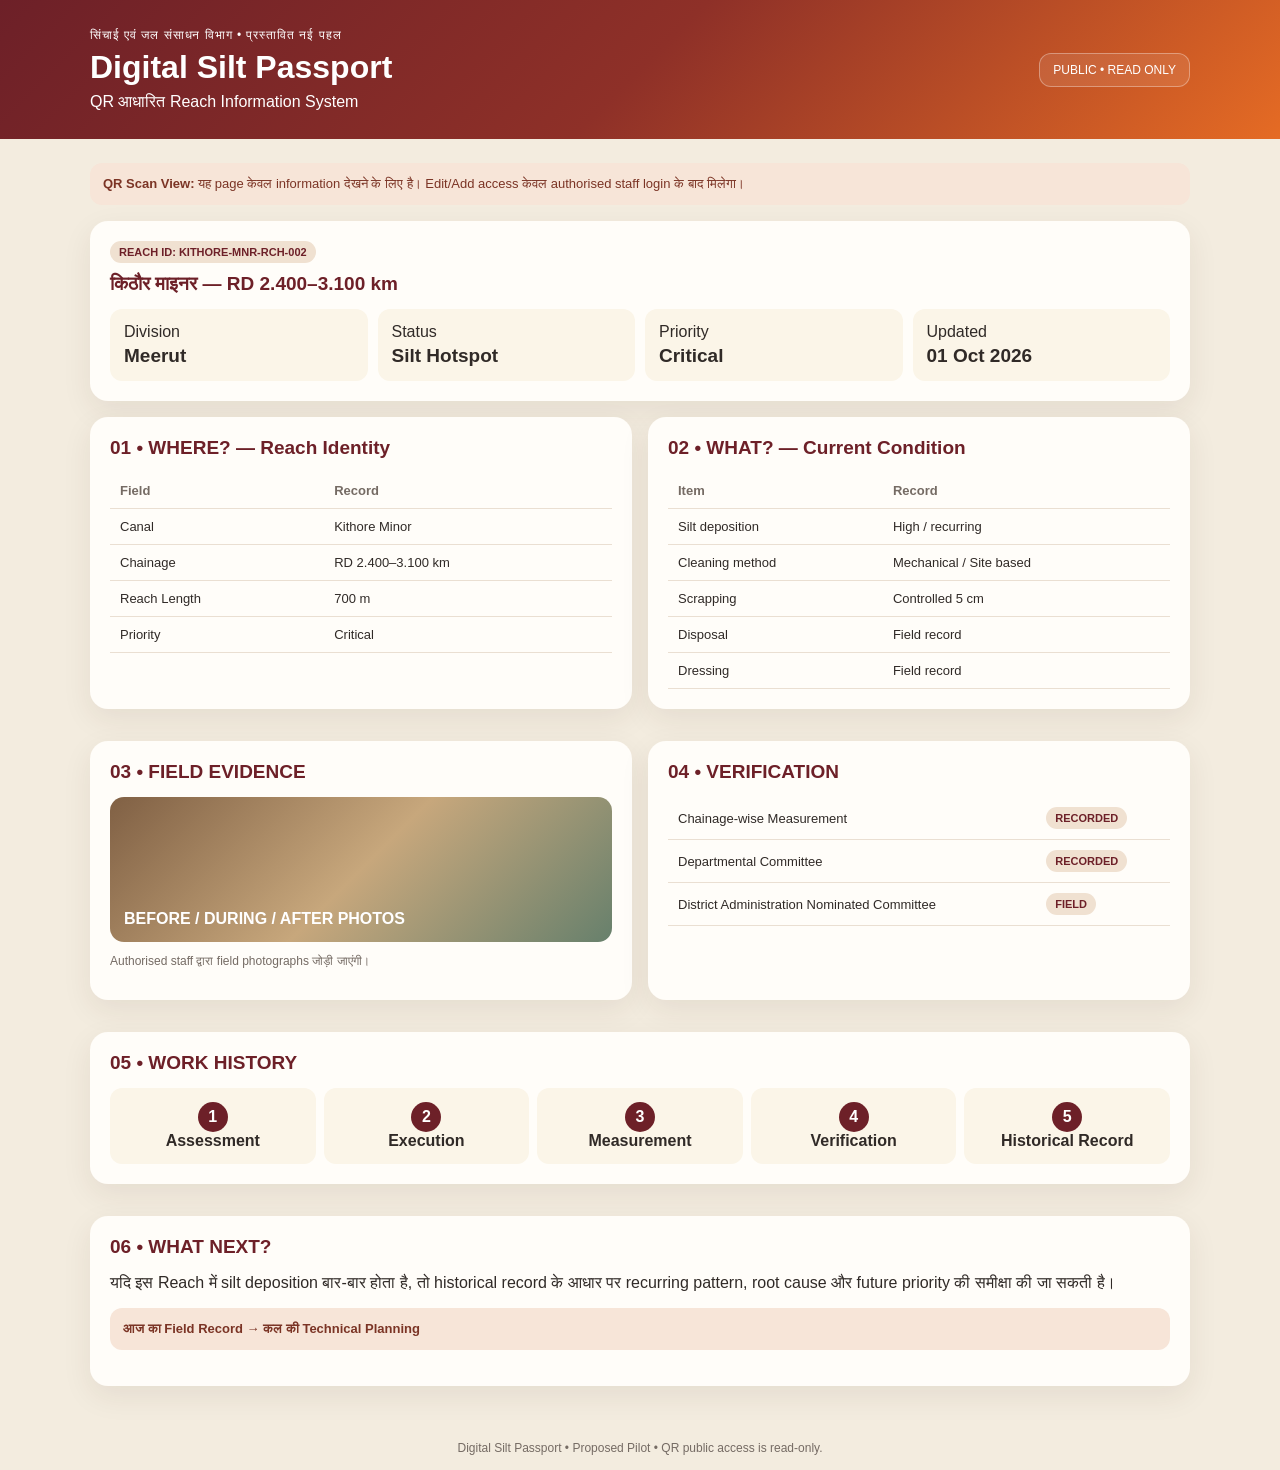
<file: index.html>
<!doctype html>
<html lang="hi"><head><meta charset="utf-8"><meta name="viewport" content="width=device-width,initial-scale=1">
<title>Digital Silt Passport</title>
<style>
:root{--m:#6d2028;--o:#e56b24;--c:#fbf5e8;--w:#fffdf9;--i:#302a27;--mut:#756b64;--line:#eadfd2}
*{box-sizing:border-box}body{margin:0;background:#f3ecdf;color:var(--i);font-family:Arial,"Noto Sans Devanagari",sans-serif}
header{background:linear-gradient(135deg,var(--m),#8e3028,var(--o));color:#fff;padding:28px 20px}.wrap{max-width:1100px;margin:auto}
.brand{font-size:12px;letter-spacing:.08em}.head{display:flex;justify-content:space-between;gap:20px;align-items:center}.head h1{margin:7px 0;font-size:32px}.pill{padding:9px 13px;border:1px solid #ffffff55;background:#ffffff18;border-radius:12px;font-size:12px}
main{padding:24px 0}.card{background:var(--w);border-radius:18px;padding:20px;margin-bottom:16px;box-shadow:0 10px 30px #43271814}.grid{display:grid;grid-template-columns:repeat(2,1fr);gap:16px}.full{grid-column:1/-1}
h2{color:var(--m);font-size:19px;margin:0 0 14px}.notice{background:#f7e5d8;color:#7b3425;padding:13px;border-radius:12px;margin-bottom:16px;font-size:13px}
.kpi{display:grid;grid-template-columns:repeat(4,1fr);gap:10px}.kpi div{background:var(--c);padding:14px;border-radius:12px}.kpi strong{display:block;font-size:19px;margin-top:4px}
table{width:100%;border-collapse:collapse;font-size:13px}th,td{text-align:left;padding:10px;border-bottom:1px solid var(--line)}th{color:var(--mut)}
.tag{display:inline-block;background:#f0e1d1;color:var(--m);padding:5px 9px;border-radius:99px;font-size:11px;font-weight:700}
.timeline{display:grid;grid-template-columns:repeat(5,1fr);gap:8px}.step{text-align:center;background:var(--c);padding:14px 6px;border-radius:12px}.dot{margin:auto;background:var(--m);color:#fff;border-radius:50%;width:30px;height:30px;display:flex;align-items:center;justify-content:center;font-weight:bold}
.photo{height:145px;border-radius:14px;background:linear-gradient(135deg,#806044,#c7a77c,#67806c);display:flex;align-items:end;padding:14px;color:#fff;font-weight:bold}
footer{text-align:center;color:var(--mut);font-size:12px;padding:15px}
@media(max-width:750px){.grid{grid-template-columns:1fr}.full{grid-column:auto}.kpi{grid-template-columns:repeat(2,1fr)}.timeline{grid-template-columns:1fr}.head{flex-direction:column;align-items:flex-start}}
</style></head>
<body>
<header><div class="wrap head"><div><div class="brand">सिंचाई एवं जल संसाधन विभाग • प्रस्तावित नई पहल</div><h1>Digital Silt Passport</h1><div>QR आधारित Reach Information System</div></div><div class="pill">PUBLIC • READ ONLY</div></div></header>
<main class="wrap">
<div class="notice"><b>QR Scan View:</b> यह page केवल information देखने के लिए है। Edit/Add access केवल authorised staff login के बाद मिलेगा।</div>
<section class="card"><span class="tag">REACH ID: KITHORE-MNR-RCH-002</span><h2 style="margin-top:10px">किठौर माइनर — RD 2.400–3.100 km</h2>
<div class="kpi"><div>Division<strong>Meerut</strong></div><div>Status<strong>Silt Hotspot</strong></div><div>Priority<strong>Critical</strong></div><div>Updated<strong>01 Oct 2026</strong></div></div></section>
<div class="grid">
<section class="card"><h2>01 • WHERE? — Reach Identity</h2><table><tr><th>Field</th><th>Record</th></tr><tr><td>Canal</td><td>Kithore Minor</td></tr><tr><td>Chainage</td><td>RD 2.400–3.100 km</td></tr><tr><td>Reach Length</td><td>700 m</td></tr><tr><td>Priority</td><td>Critical</td></tr></table></section>
<section class="card"><h2>02 • WHAT? — Current Condition</h2><table><tr><th>Item</th><th>Record</th></tr><tr><td>Silt deposition</td><td>High / recurring</td></tr><tr><td>Cleaning method</td><td>Mechanical / Site based</td></tr><tr><td>Scrapping</td><td>Controlled 5 cm</td></tr><tr><td>Disposal</td><td>Field record</td></tr><tr><td>Dressing</td><td>Field record</td></tr></table></section>
<section class="card"><h2>03 • FIELD EVIDENCE</h2><div class="photo">BEFORE / DURING / AFTER PHOTOS</div><p style="color:var(--mut);font-size:12px">Authorised staff द्वारा field photographs जोड़ी जाएंगी।</p></section>
<section class="card"><h2>04 • VERIFICATION</h2><table><tr><td>Chainage-wise Measurement</td><td><span class="tag">RECORDED</span></td></tr><tr><td>Departmental Committee</td><td><span class="tag">RECORDED</span></td></tr><tr><td>District Administration Nominated Committee</td><td><span class="tag">FIELD</span></td></tr></table></section>
<section class="card full"><h2>05 • WORK HISTORY</h2><div class="timeline"><div class="step"><div class="dot">1</div><b>Assessment</b></div><div class="step"><div class="dot">2</div><b>Execution</b></div><div class="step"><div class="dot">3</div><b>Measurement</b></div><div class="step"><div class="dot">4</div><b>Verification</b></div><div class="step"><div class="dot">5</div><b>Historical Record</b></div></div></section>
<section class="card full"><h2>06 • WHAT NEXT?</h2><p>यदि इस Reach में silt deposition बार-बार होता है, तो historical record के आधार पर recurring pattern, root cause और future priority की समीक्षा की जा सकती है।</p><div class="notice"><b>आज का Field Record → कल की Technical Planning</b></div></section>
</div></main>
<footer>Digital Silt Passport • Proposed Pilot • QR public access is read-only.</footer>
</body></html>
</file>
